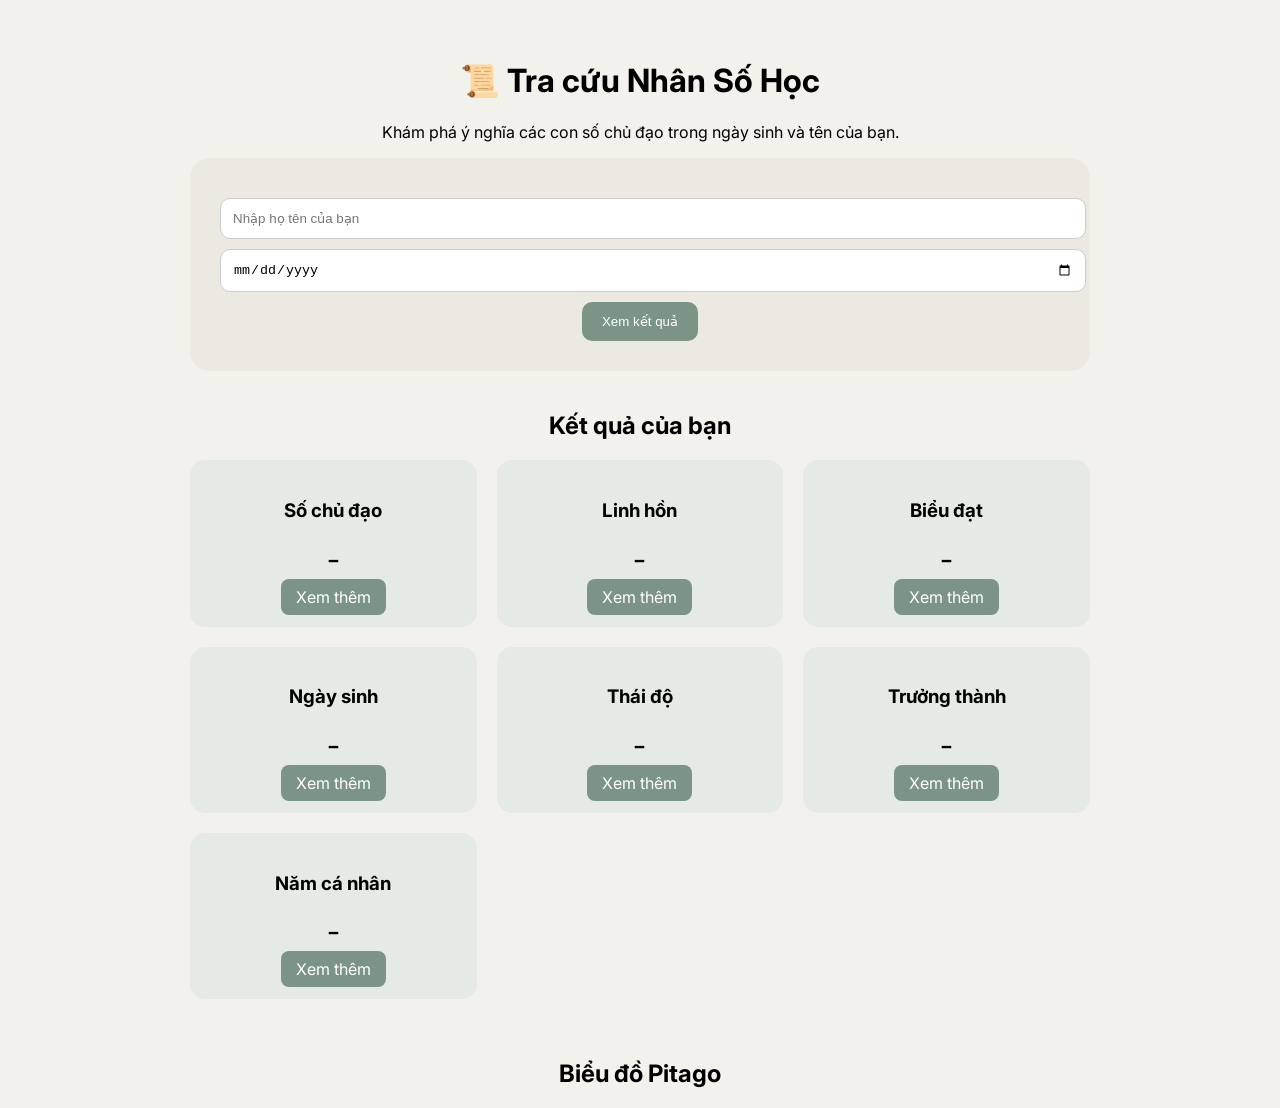
<file: index.html>
<!DOCTYPE html>
<html lang="vi">
<head>

<meta charset="UTF-8">
<meta name="viewport" content="width=device-width, initial-scale=1.0">

<title>Tra cứu Nhân Số Học</title>

<link rel="stylesheet" href="style.css">

<link href="https://fonts.googleapis.com/css2?family=Inter:wght@300;400;500;600&display=swap" rel="stylesheet">

</head>

<body>

<div class="container">

<h1>📜 Tra cứu Nhân Số Học</h1>

<p>Khám phá ý nghĩa các con số chủ đạo trong ngày sinh và tên của bạn.</p>

<div class="form-box">

<input id="name" placeholder="Nhập họ tên của bạn">

<input id="birth" type="date">

<button onclick="calculate()">Xem kết quả</button>

</div>

<h2>Kết quả của bạn</h2>

<div class="grid">

<div class="card">
<h3>Số chủ đạo</h3>
<div id="life">-</div>
<a href="pages/life-path.html">Xem thêm</a>
</div>

<div class="card">
<h3>Linh hồn</h3>
<div id="soul">-</div>
<a href="pages/soul.html">Xem thêm</a>
</div>

<div class="card">
<h3>Biểu đạt</h3>
<div id="expression">-</div>
<a href="pages/expression.html">Xem thêm</a>
</div>

<div class="card">
<h3>Ngày sinh</h3>
<div id="birthday">-</div>
<a href="pages/birthday.html">Xem thêm</a>
</div>

<div class="card">
<h3>Thái độ</h3>
<div id="attitude">-</div>
<a href="pages/attitude.html">Xem thêm</a>
</div>

<div class="card">
<h3>Trưởng thành</h3>
<div id="maturity">-</div>
<a href="pages/maturity.html">Xem thêm</a>
</div>
  
<div class="card">
<h3>Năm cá nhân</h3>
<div id="personalYear">-</div>
<a href="pages/maturity.html">Xem thêm</a>
</div>
  
</div>

</div>

  <h2>Biểu đồ Pitago</h2>

<div id="pitago-grid" class="pitago-grid">

<div id="p1"></div>
<div id="p4"></div>
<div id="p7"></div>

<div id="p2"></div>
<div id="p5"></div>
<div id="p8"></div>

<div id="p3"></div>
<div id="p6"></div>
<div id="p9"></div>

</div>
<script src="script.js"></script>

</body>
</html>
</file>
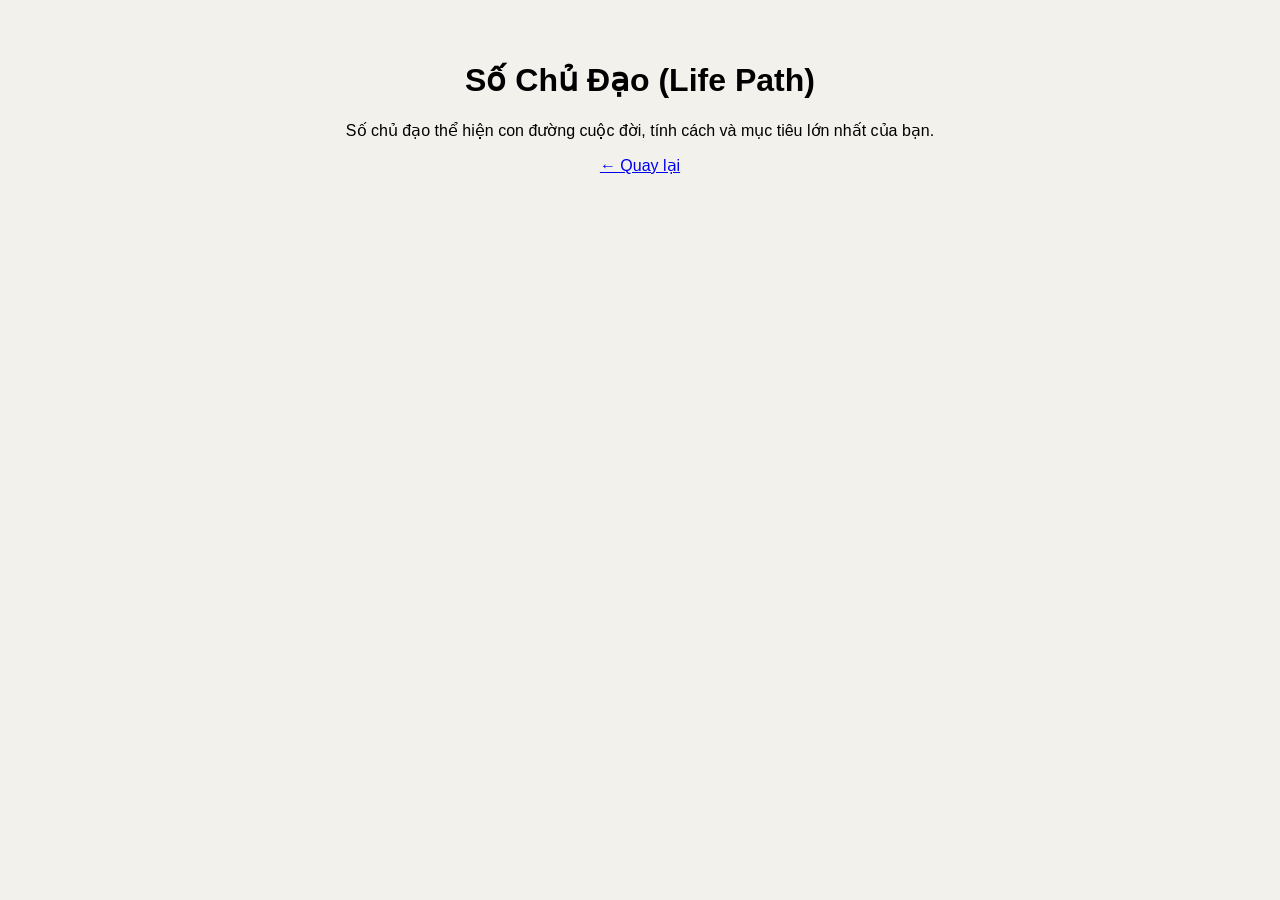
<file: pages/life-path.html>
<!DOCTYPE html>
<html lang="vi">

<head>

<meta charset="UTF-8">

<title>Số Chủ Đạo</title>

<link rel="stylesheet" href="../style.css">

</head>

<body>

<div class="container">

<h1>Số Chủ Đạo (Life Path)</h1>

<p>

Số chủ đạo thể hiện con đường cuộc đời,
tính cách và mục tiêu lớn nhất của bạn.

</p>

<a href="../index.html">← Quay lại</a>

</div>

</body>

</html>
</file>
<file: style.css>
body{

font-family:'Inter',sans-serif;
background:#F3F1EC;
text-align:center;
margin:0;

}

.container{

max-width:900px;
margin:auto;
padding:40px;

}

.form-box{

background:#ECE9E3;
padding:30px;
border-radius:20px;
margin-bottom:40px;

}

.form-box input{

display:block;
width:100%;
padding:12px;
margin:10px 0;
border-radius:10px;
border:1px solid #ccc;

}

button{

background:#7C9486;
color:white;
padding:12px 20px;
border:none;
border-radius:10px;
cursor:pointer;

}

.grid{

display:grid;
grid-template-columns:repeat(3,1fr);
gap:20px;

}

.card{

background:#E6EAE4;
padding:20px;
border-radius:15px;

}

.card div{

font-size:30px;
margin:10px;

}

.card a{

background:#7C9486;
color:white;
padding:8px 15px;
border-radius:8px;
text-decoration:none;

}
</file>
